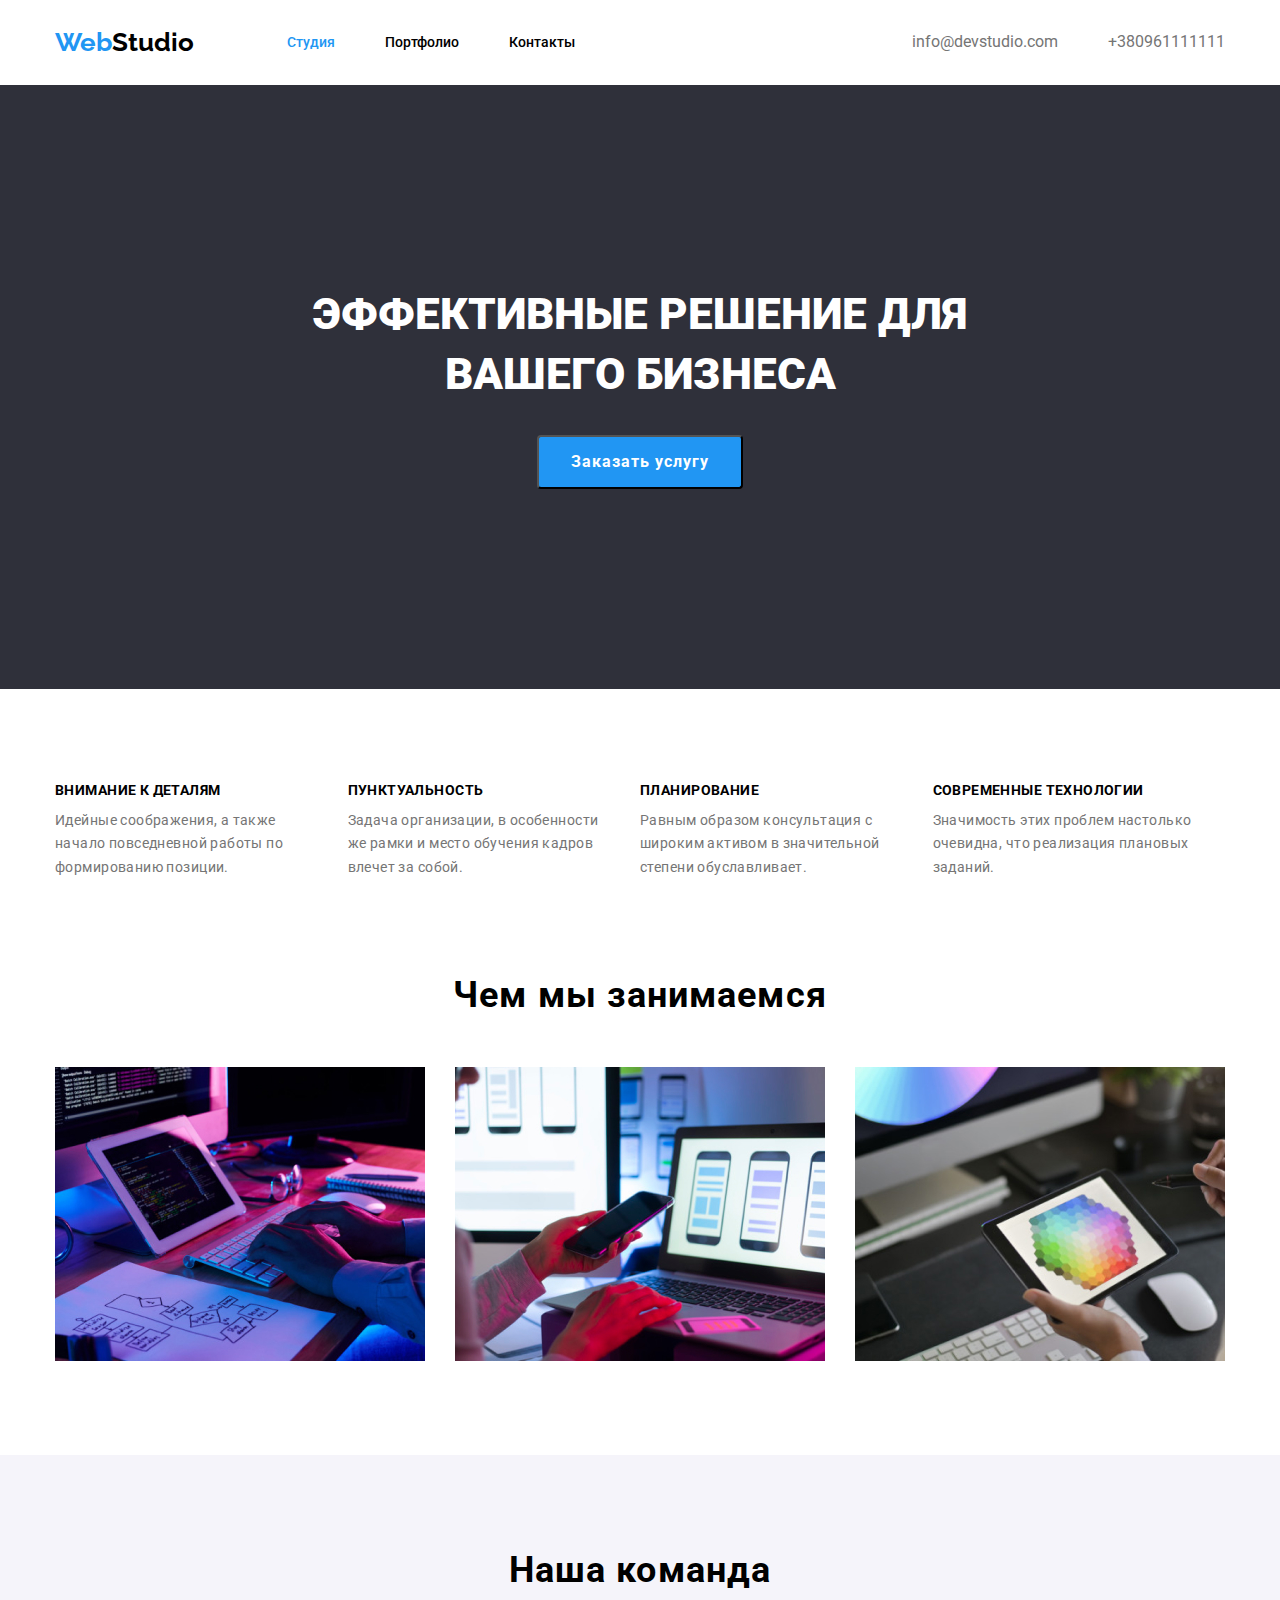
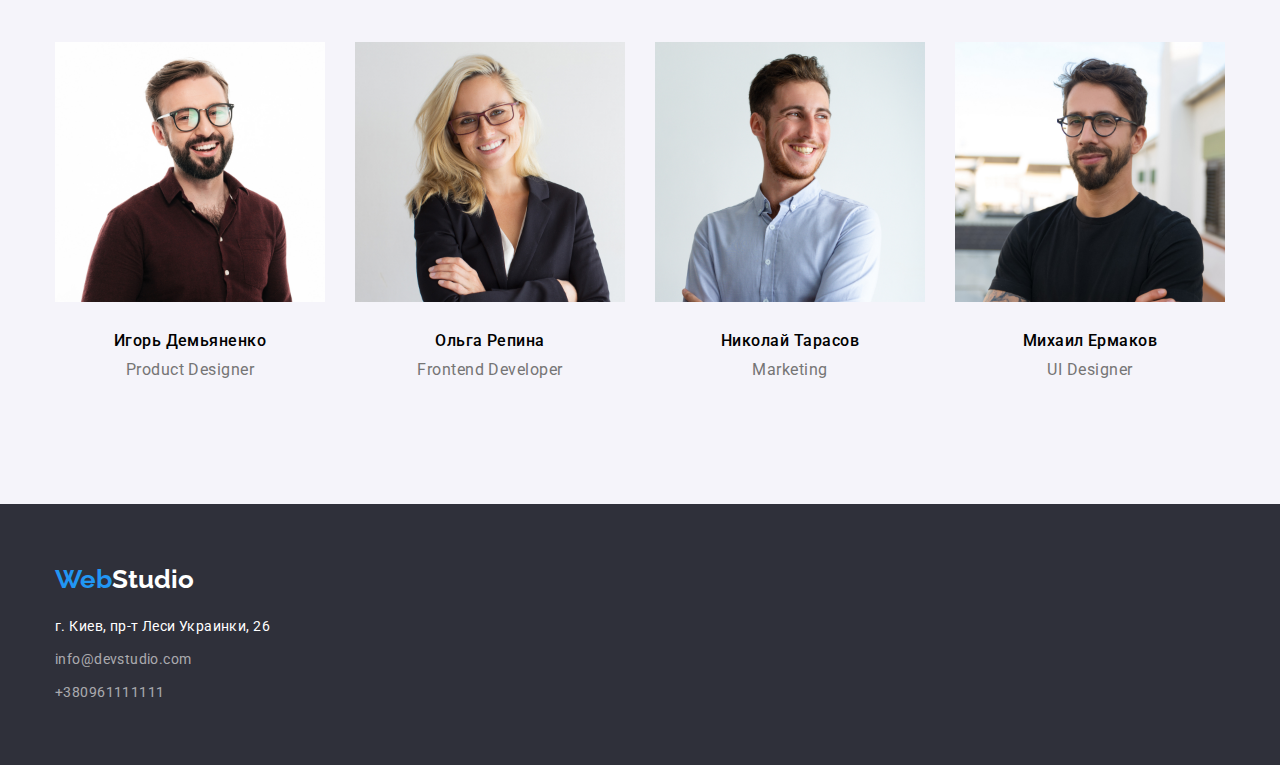
<file: index.html>
<!DOCTYPE html>
<html lang="ru">
<head>
    <meta charset="UTF-8">
    <meta http-equiv="X-UA-Compatible" content="IE=edge">
    <meta name="viewport" content="width=device-width, initial-scale=1.0">
    <!--Підключення шрифтів-->
    <link rel="preconnect" href="https://fonts.gstatic.com">
    <link href="https://fonts.googleapis.com/css2?family=Raleway:wght@700&family=Roboto:wght@400;500;700&display=swap" rel="stylesheet">
    <!--/шрифти-->
    <link rel="stylesheet" href="https://cdnjs.cloudflare.com/ajax/libs/modern-normalize/1.0.0/modern-normalize.min.css"/>
    <link rel="stylesheet" href="./css/style.css">
    <link rel="stylesheet" href="./css/style-main.css">
    <title>Home Worck 1</title>
</head>
<body>
    <header class="zebra-bg-w">
        <div class="container main-nav">
            <nav class="main-nav">
                <a href="index.html" class="logotip-header"><span class="logo-first">Web</span>Studio</a>
                
                <ul class="site-nav">
                    <li class="item">
                        <a href="index.html" class="menu visible">Студия</a>
                    </li>
                    <li class="item">
                        <a href="page-portfolio.html" class="menu">Портфолио</a>
                    </li>
                    <li class="item">
                        <a href="#" class="menu">Контакты</a>
                    </li>
                </ul>
            </nav>
            <ul class="auth-nav">
                <li class="item">
                    <a href="mailto:info@devstudio.com" class="menu cont">info@devstudio.com</a>
                </li>
                <li class="item">
                    <a href="tel:+380961111111" class="menu cont">+380961111111</a>
                </li>
            </ul>
        </div>
    </header>

    <section class="zebra-bg-dark-b baner">
        <h1 class="head-h1">Эффективные решение для вашего бизнеса</h1>
        <button class="head-button">Заказать услугу</button>
    </section>

    <main>
        <section class="sections">
            <div class="container">
                <ul class="properties">
                    <li class="item">
                        <h3 class="properties-title">Внимание к деталям</h3>
                        <p class="properties-content">Идейные соображения, а также начало повседневной работы по формированию позиции.</p>
                    </li>
                    <li class="item">
                        <h3 class="properties-title">Пунктуальность</h3>
                        <p class="properties-content">Задача организации, в особенности же рамки и место обучения кадров влечет за собой.</p>
                    </li>
                    <li class="item">
                        <h3 class="properties-title">Планирование</h3>
                        <p class="properties-content">Равным образом консультация с широким активом в значительной степени обуславливает.</p>
                    </li>
                    <li class="item">
                        <h3 class="properties-title">Современные технологии</h3>
                        <p class="properties-content">Значимость этих проблем настолько очевидна, что реализация плановых заданий.</p>
                    </li>
                </ul>
            </div>
        </section>
        <section class="work-second">
            <div class="container">
                <h2 class="title-second">Чем мы занимаемся</h2>
                <ul class="foto-work">
                    <li class="item"><img src="./img/activity/img-1.jpg" alt="" class="no-gap"></li>
                    <li class="item"><img src="./img/activity/img-2.jpg" alt="" class="no-gap"></li>
                    <li class="item"><img src="./img/activity/img-3.jpg" alt="" class="no-gap"></li>
                </ul>
            </div>
        </section>
    </main>

    <section class="sections">
        <div class="container">
            <h2 class="title-second">Наша команда</h2>
            <ul class="card">
                <li class="item">
                    <div class="card-img"><img src="./img/team/img.jpg" alt="" width="270" height="260" class="no-gap"></div>
                    <h3 class="card-title">Игорь Демьяненко</h3>
                    <p class="card-content">Product Designer</p>
                </li>
                <li class="item">
                    <div class="card-img"><img src="./img/team/img-2.jpg" alt="" width="270" height="260" class="no-gap"></div>
                    <p class="card-title">Ольга Репина</p>
                    <p class="card-content">Frontend Developer</p>
                </li>
                <li class="item">
                    <div class="card-img"><img src="./img/team/img-3.jpg" alt=""width="270" height="260" class="no-gap"></div>
                    <p class="card-title">Николай Тарасов</p>
                    <p class="card-content">Marketing</p>
                </li>
                <li class="item">
                    <div class="card-img"><img src="./img/team/img-4.jpg" alt="" width="270" height="260" class="no-gap"></div>
                    <p class="card-title">Михаил Ермаков</p>
                    <p class="card-content">UI Designer</p>
                </li>
            </ul>
        </div>            
    </section>
    

    <footer class="zebra-bg-dark-b">
        <div class="container padding">
            <a href="index.html" class="logotip-footer"><span class="logo-first">Web</span>Studio</a>
            <address class="text">
                <ul class="cont-footer">
                    <li class="item">
                        <a href="#" class="cont-text link">г. Киев, пр-т Леси Украинки, 26</a>
                    </li>
                    <li class="item">
                        <a href="mailto:info@devstudio.com" class="cont-text">info@devstudio.com</a>
                    </li>
                    <li class="item">
                        <a href="tel:+380961111111" class="cont-text">+380961111111</a>
                    </li>
                </ul>
            </address>
        </div>
    </footer>
</body>
</html>
</file>
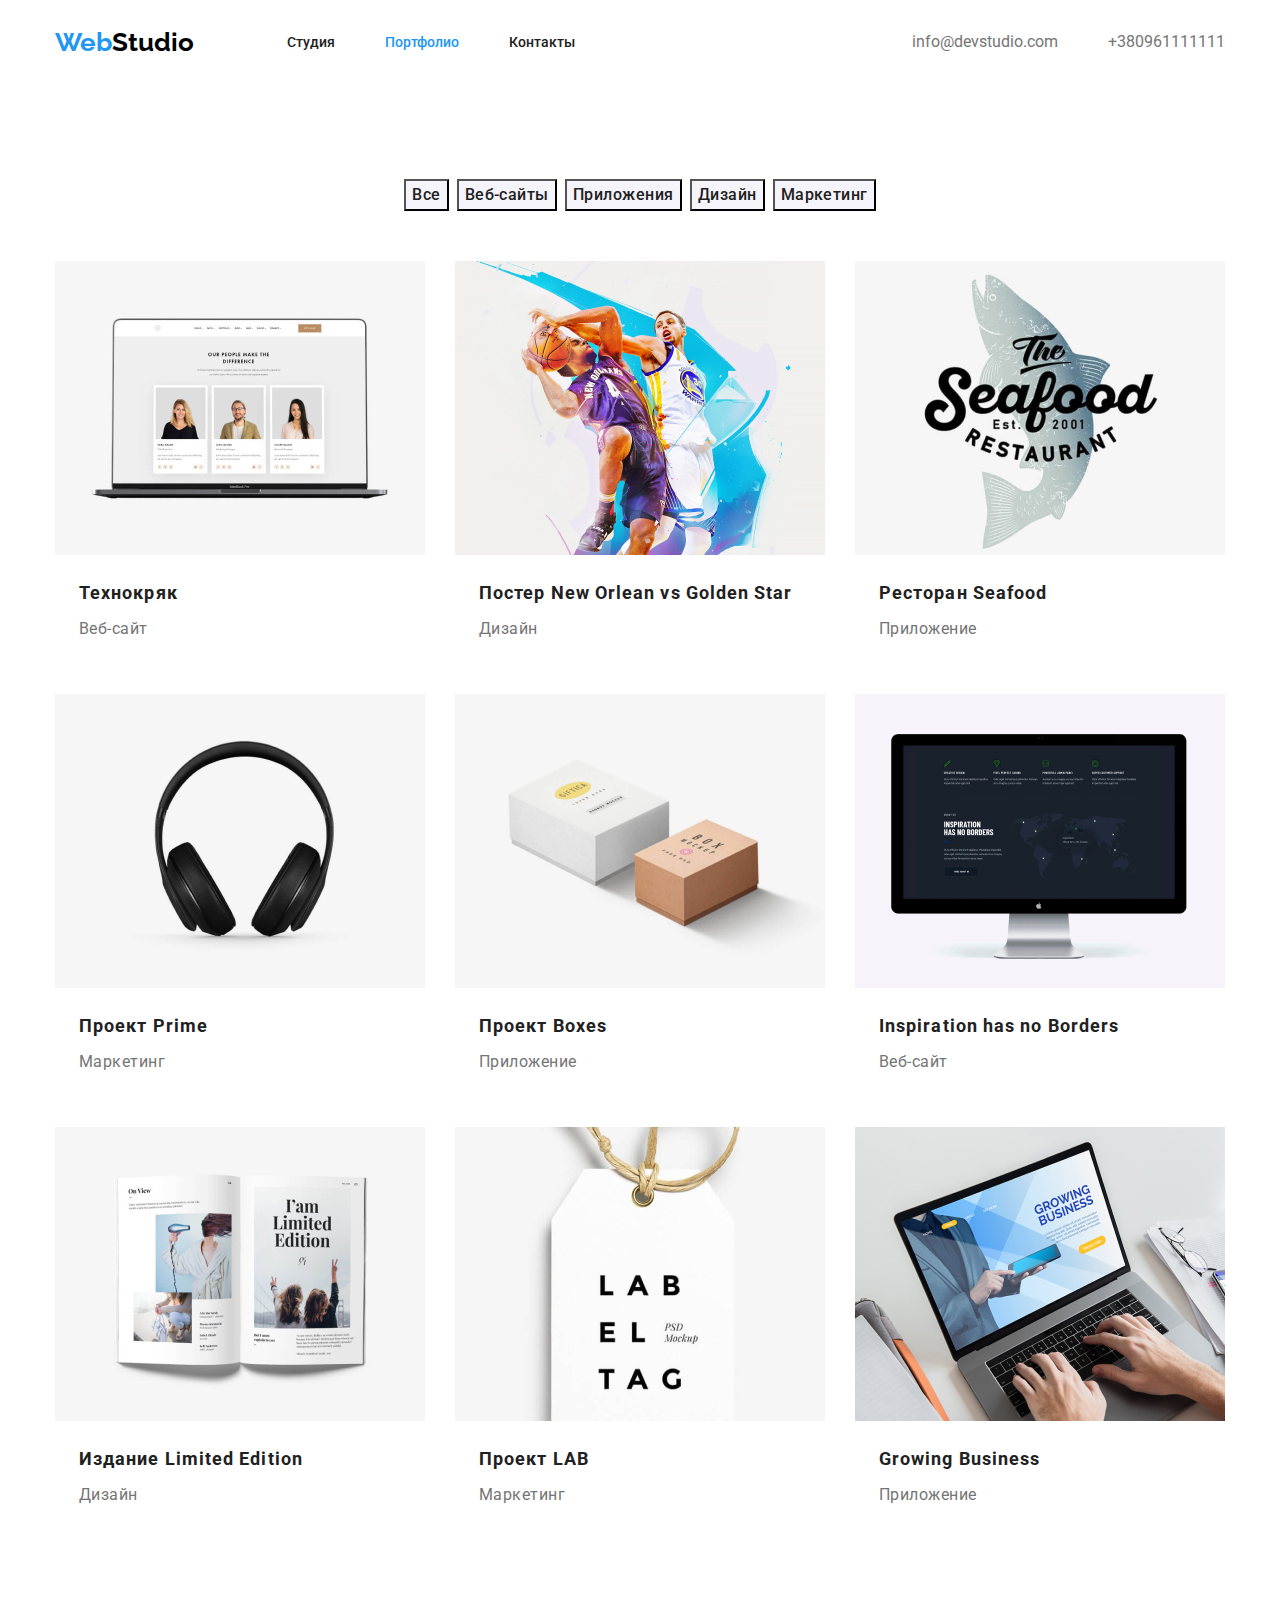
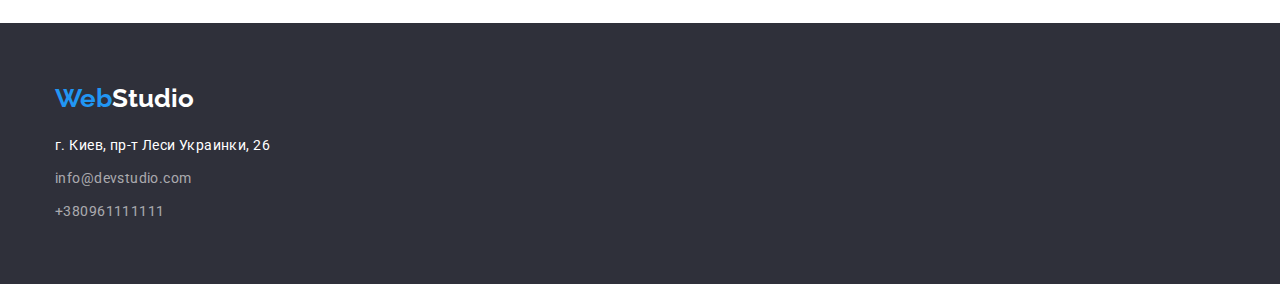
<file: page-portfolio.html>
<!DOCTYPE html>
<html lang="ru">
<head>
    <meta charset="UTF-8">
    <meta http-equiv="X-UA-Compatible" content="IE=edge">
    <meta name="viewport" content="width=device-width, initial-scale=1.0">
    <link rel="preconnect" href="https://fonts.gstatic.com">
    <link href="https://fonts.googleapis.com/css2?family=Raleway:wght@700&family=Roboto:wght@400;500;700&display=swap" rel="stylesheet">
    <link rel="stylesheet" href="https://cdnjs.cloudflare.com/ajax/libs/modern-normalize/1.0.0/modern-normalize.min.css"/>
    <link rel="stylesheet" href="./css/style.css">
    <link rel="stylesheet" href="./css/style-portfolio.css">
    <title>Portfolio</title>
</head>
<body>
    <header class="zebra-bg-w">
        <div class="container main-nav">
            <nav class="main-nav">
                <a href="index.html" class="logotip-header"><span class="logo-first">Web</span>Studio</a>
                
                <ul class="site-nav">
                    <li class="item">
                        <a href="index.html" class="menu">Студия</a>
                    </li>
                    <li class="item">
                        <a href="page-portfolio.html" class="menu visible">Портфолио</a>
                    </li>
                    <li class="item">
                        <a href="#" class="menu">Контакты</a>
                    </li>
                </ul>
            </nav>
            <ul class="auth-nav">
                <li class="item">
                    <a href="mailto:info@devstudio.com" class="menu cont">info@devstudio.com</a>
                </li>
                <li class="item">
                    <a href="tel:+380961111111" class="menu cont">+380961111111</a>
                </li>
            </ul>
        </div>
    </header>

    <main>
        <div class="container">
            <section class="sections">
                <ul class="worck-nav">
                    <li class="item"><button type="button">Все</button></li>
                    <li class="item"><button type="button">Веб-сайты</button></li>
                    <li class="item"><button type="button">Приложения</button></li>
                    <li class="item"><button type="button">Дизайн</button></li>
                    <li class="item"><button type="button">Маркетинг</button></li>
                </ul>
            
                <ul class="work-container">
                    <li class="item">
                        <img src="./img/portfolio/img-1.jpg" alt="" width="370" height="294" class="no-gap">
                        <div class="work-div-content">
                            <h2 class="work-title">Технокряк</h2>
                            <p class="work-content">Веб-сайт</p>
                        </div>    
                    </li>
                    <li class="item">
                        <img src="./img/portfolio/img-2.jpg" alt="" width="370" height="294" class="no-gap">
                        <div class="work-div-content">
                            <h2 class="work-title">Постер New Orlean vs Golden Star</h2>
                            <p class="work-content">Дизайн</p>
                        </div>    
                    </li>
                    <li class="item">
                        <img src="./img/portfolio/img-3.jpg" alt=""width="370" height="294" class="no-gap">
                        <div class="work-div-content">
                            <h2 class="work-title">Ресторан Seafood</h2>
                            <p class="work-content">Приложение</p>
                        </div>
                    </li>
                    <li class="item">
                        <img src="./img/portfolio/img-4.jpg" alt="" width="370" height="294" class="no-gap">
                        <div class="work-div-content">
                            <h2 class="work-title">Проект Prime</h2>
                            <p class="work-content">Маркетинг</p>
                        </div>    
                    </li>
                    <li class="item">
                        <img src="./img/portfolio/img-5.jpg" alt="" width="370" height="294" class="no-gap">
                        <div class="work-div-content">
                            <h2 class="work-title">Проект Boxes</h2>
                            <p class="work-content">Приложение</p>
                        </div>    
                    </li>
                    <li class="item">
                        <img src="./img/portfolio/img-6.jpg" alt="" width="370" height="294" class="no-gap">
                        <div class="work-div-content">
                            <h2 class="work-title">Inspiration has no Borders</h2>
                            <p class="work-content">Веб-сайт</p>
                        </div>    
                    </li>
                    <li class="item">
                        <img src="./img/portfolio/img-7.jpg" alt="" width="370" height="294" class="no-gap">
                        <div class="work-div-content">
                            <h2 class="work-title">Издание Limited Edition</h2>
                            <p class="work-content">Дизайн</p>
                        </div>
                    </li>
                    <li class="item">
                        <img src="./img/portfolio/img-8.jpg" alt="" width="370" height="294" class="no-gap">
                        <div class="work-div-content">
                            <h2 class="work-title">Проект LAB</h2>
                            <p class="work-content">Маркетинг</p>
                        </div>
                    </li>
                    <li class="item">
                        <img src="./img/portfolio/img-9.jpg" alt="" width="370" height="294" class="no-gap">
                        <div class="work-div-content">
                            <h2 class="work-title">Growing Business</h2>
                            <p class="work-content">Приложение</p>
                        </div>
                    </li>
                </ul>
            </section>
        </div>
    </main>
    
    <footer class="zebra-bg-dark-b">
        <div class="container padding">
            <a href="index.html" class="logotip-footer"><span class="logo-first">Web</span>Studio</a>
            <address class="text">
                <ul class="cont-footer">
                    <li class="item">
                        <a href="#" class="cont-text link">г. Киев, пр-т Леси Украинки, 26</a>
                    </li>
                    <li class="item">
                        <a href="mailto:info@devstudio.com" class="cont-text">info@devstudio.com</a>
                    </li>
                    <li class="item">
                        <a href="tel:+380961111111" class="cont-text">+380961111111</a>
                    </li>
                </ul>
            </address>
        </div>
    </footer>
</body>
</html>
</file>
<file: css/style.css>
/*Глобальні змінні*/
:root{
    --txt-main-color: rgb(33, 33, 33);      /*Основний колір тексту*/
    --txt-content: rgb(117, 117, 117);      /*Додатковий колір тексту*/
    --txt-black: rgb(00, 00, 00);           /*Чорний для тексту*/
    --txt-bg-blue: rgb(33, 150, 243);       /*Блакитний для фону та тексту*/
    --txt-bg-while: rgb(255, 255, 255);     /*Былий для фону та тексту*/
    --bg-light-gray: rgb(245, 244, 250);    /*Світло сірий фон*/
    --bg-dark-blue: rgb(47, 48, 58);        /*Темно синий фон*/
    --txt-a-blinck: rgba(255, 255, 255, 0.6);
}

/*=*=*=*=*=*=*=*=*=*= Основні налаштування для сайту =*=*=*=*=*=*=*=*=*=*/
body {
    /*margin: 0;                              Зняття браузерного марджена, який складає 8px*/
    font-family: Roboto;
    font-size: 400;              /*Головний шрифт всього сойту*/
    color: var(--text-main-color);              /* всьому тексту задаємо колір*/
}

a {
    text-decoration: none;                      /*Прибираємо у ссилок підкреслення*/
    color: var(--text-main-color);              /*Задаємо головний колір ссилкам*/
}

a:hover,
a.info:hover{
    color: var(--txt-bg-blue);
}

ul{
    list-style-type: none;
    padding: 0;
    margin: 0;                     /*Прибираємо маркер в списках*/
}

.no-gap{
    display: block;
}

.sections{
    padding-top: 94px;  
    padding-bottom: 94px;
    background-color: var(--txt-bg-while);
}

.sections:nth-child(2n){
    background-color: var(--bg-light-gray);
}

.sections.no-padding{
    padding-top: 0;
    padding-bottom: 0;
}

.zebra-bg-dark-b{
    background-color: var(--bg-dark-blue);
}

.visible{
    color: var(--txt-bg-blue);
    /*color: var(--txt-bg-while);*/
}

.container{
    padding: 0 15px;
    margin: 0 auto;
    width: 1200px;
    /*outline: 1px solid tomato;*/
}

/*=*=*=*=*=*=*=*=*=*= /Основні налаштування =*=*=*=*=*=*=*=*=*=*/

/*========== Блок header==========*/

/*=== Логотип ===*/
.logotip-header{
    font-family: 'Raleway', serif;
    font-weight: 700;
    font-size: 26px;
    line-height: 1.2;
    color: var(--txt-black);
}

.logo-first {
    color: var(--txt-bg-blue);
}
/*=== /Логотип ===*/

/*=== Навігація ===*/
.main-nav{
    display: flex;
    align-items: center;

}

.site-nav{
    display: flex;
    margin-left: 93px;
}

.site-nav .item:not(:last-child){
    margin-right: 50px;
}

.site-nav .menu{
    display: block;
    padding-top: 32px;
    padding-bottom: 32px;

    font-weight: 500;
    font-size: 14px;
    line-height: 1.5;
}

.auth-nav{
    display: flex;
    margin-left: auto;
}

.auth-nav .item + .item{
    margin-left: 50px;
}
/*=== /Навігація ===*/

/*=== Контактні інфо ===*/
.cont{
    color: var(--txt-content);
    font-style: normal;
}
/*=== /Контактні інфо ===*/

/*========== /Блок header==========*/

/*========== Блок footer==========*/
.logotip-footer{
    display: inline-block;
    margin-top: 0;
    margin-bottom: 20px;

    font-family: 'Raleway', serif;
    font-weight: 700;
    font-size: 26px;
    line-height: 1.2;
    color: var(--txt-bg-while);
}

.logotip-footer:hover{
    color: var(--txt-bg-while);
}

.cont-text{
    font-weight: 400;
    font-size: 14px;
    line-height: 1.7;
    letter-spacing: 0.03em;
    color: var(--txt-a-blinck);
    font-style: normal;
}

.cont-text.link{
    color: var(--txt-bg-while);
    margin-top: 0;
    margin-bottom: 0;
}

.cont-footer .item:not(:last-child){
    margin-bottom: 9px;
}


.container.padding{
    padding-top: 60px;
    padding-bottom: 60px;
}
/*========== /Блок footer==========*/
</file>
<file: css/style-main.css>
:root{
    --txt-bg-while: rgb(255, 255, 255);     /*Былий для фону та тексту*/
    --txt-bg-blue: rgb(33, 150, 243);       /*Блакитний для фону та тексту*/
    --txt-content: rgb(117, 117, 117);      /*Додатковий колір тексту*/
    --bg-light-gray: rgb(245, 244, 250);    /*Світло сірий фон*/
    --txt-a-blinck: rgba(255, 255, 255, 0.6);
}

/*=== Розширена шапка ===*/
.head-h1{
    margin: 0 auto;
    margin-bottom: 30px;
    color: var(--txt-bg-while);
    font-weight: 900;
    font-size: 44px;
    line-height: 1.36;
    max-width: 696px;
    text-transform: uppercase;

    /*outline: 1px solid blue;*/
}

.head-button{
    display: inline-block;
    /*border: 1px solid transparent;*/
    border-radius: 4px;
    padding: 10px 32px;
    min-width: 200px;

    background-color: var(--txt-bg-blue);
    color: var(--txt-bg-while);
    font-family: inherit;
    font-size: 16px;
    line-height: 1.87;
    letter-spacing: 0.06em;
    font-weight: 700;
}

.baner{
    text-align: center;
    padding-top: 200px;
    padding-bottom: 200px;
}
/*=== /Розширена шапка ===*/

/*=== блок характеристик ===*/
.text/*, .text h3*/{
    font-size: 14px;
}

.properties{
    display: flex ;
}

.properties .item:not(:last-child){
    margin-right: 30px;
}

.properties .item{
    flex-basis: calc(100% / 4 - 30px);
}

.work-second{
    padding-top: 0;
    padding-bottom: 94px;
}

.properties-title{
    margin-top: 0;
    margin-bottom: 10px;

    font-weight: 700;
    font-size: 14px;
    line-height: 1.14;
    letter-spacing: 0.03em;
    text-transform: uppercase;
}

.properties-content{
    margin-top: 0;
    margin-bottom: 0;

    font-weight: 400;
    font-size: 14px;
    line-height: 1.7;
    letter-spacing: 0.03em;
    color: var(--txt-content);
}

.title-second{
    margin-top: 0;
    margin-bottom: 50px;

    font-weight: 700;
    font-size: 36px;
    line-height: 1.2;
    text-align: center;
    letter-spacing: 0.03em;
}

.foto-work{
    display: flex;
    flex-wrap: wrap;
}

.foto-work .item{
    flex-basis: calc(100% / 3 -30px);
}

.foto-work .item:not(:last-child){
    margin-right: 30px;
}
/*=== /блок характеристик ===*/

/*=== Карточки сотрудников ===*/
.card{
    display: flex;
}

.card .item{
    flex-basis: calc(100% / 4 - 30px);
}

.card .item:not(:last-child){
    margin-right: 30px;
}

.card-title{
    margin-top: 0;
    margin-bottom: 10px;

    font-weight: 500;
    font-size: 16px;
    line-height: 1.18;
    text-align: center;
    letter-spacing: 0.03em;
}

.card-content{
    margin-top: 0px;
    margin-bottom: 30px;

    font-weight: 400;
    font-size: 16px;
    line-height: 1.18;
    text-align: center;
    letter-spacing: 0.03em;
    color: var(--txt-content);
}

.card-img{
    margin-top: 0;
    margin-bottom: 30px;
}
/*=== /Карточки сотрудников ===*/
</file>
<file: css/style-portfolio.css>
:root{
    --txt-content: rgb(117, 117, 117);      /*Додатковий колір тексту*/

    --text-main-color: rgb(33, 33, 33);
    --bg-while: rgb(245, 244, 250);
    --text-txt-while: rgb(255, 255, 255);
    --bg-blue: rgb(33, 150, 243);
}

/*=*=*=*=*=*=*=*=*=*= Основні налаштування =*=*=*=*=*=*=*=*=*=*/
button{
    display: inline-block;

    color: var(--txt-main-color);
    background-color: var(--bg-light-gray);
    font-family: inherit;                     /*Примусове наслідування свойства від боді*/
    font-weight: 500;
    font-size: 16px;
    line-height: 1.62;
    text-align: center;
    letter-spacing: 0.03em; 
}

button:hover, button:focus{
    color: var(--txt-bg-while);
    background-color: var(--txt-bg-blue);
}
/*=*=*=*=*=*=*=*=*=*= /Основні налаштування =*=*=*=*=*=*=*=*=*=*/



/*=== Готові роботи ===*/
.work-container{
    display: flex;
    flex-wrap: wrap;
}

.worck-nav{
    display: flex;
    justify-content: center;
    margin-bottom: 50px;
}

.worck-nav .item:not(:last-child){
    margin-right: 8px;
}

.work-container .item{
    flex-basis: calc(100% / 3 - 30px);
    margin-right: 30px;
    margin-bottom: 30px;
}

.work-container .item:nth-child(3n){
    margin-right: 0;
}

.work-container .item:nth-last-child(-n + 3){
    margin-bottom: 0;
}

.work-title{
    margin-top: 0;
    margin-bottom: 4px;

    font-weight: 700;
    font-size: 18px;
    line-height: 2;
    letter-spacing: 0.06em;
}

.work-div-content{
    padding: 20px 24px;
}

.work-content{
    margin-top: 0;
    margin-bottom: 0;

    font-weight: 400;
    font-size: 16px;
    line-height: 1.8;
    letter-spacing: 0.03em;
    color: var(--txt-content);
}
/*=== /Готові роботи ===*/

/*.txt-content{
    font-size: 16px;
    color: var(--txt-content);
    text-align: left;
}

.txt-title{
    font-size: 18px;
    text-align: left;
}
*/
</file>
